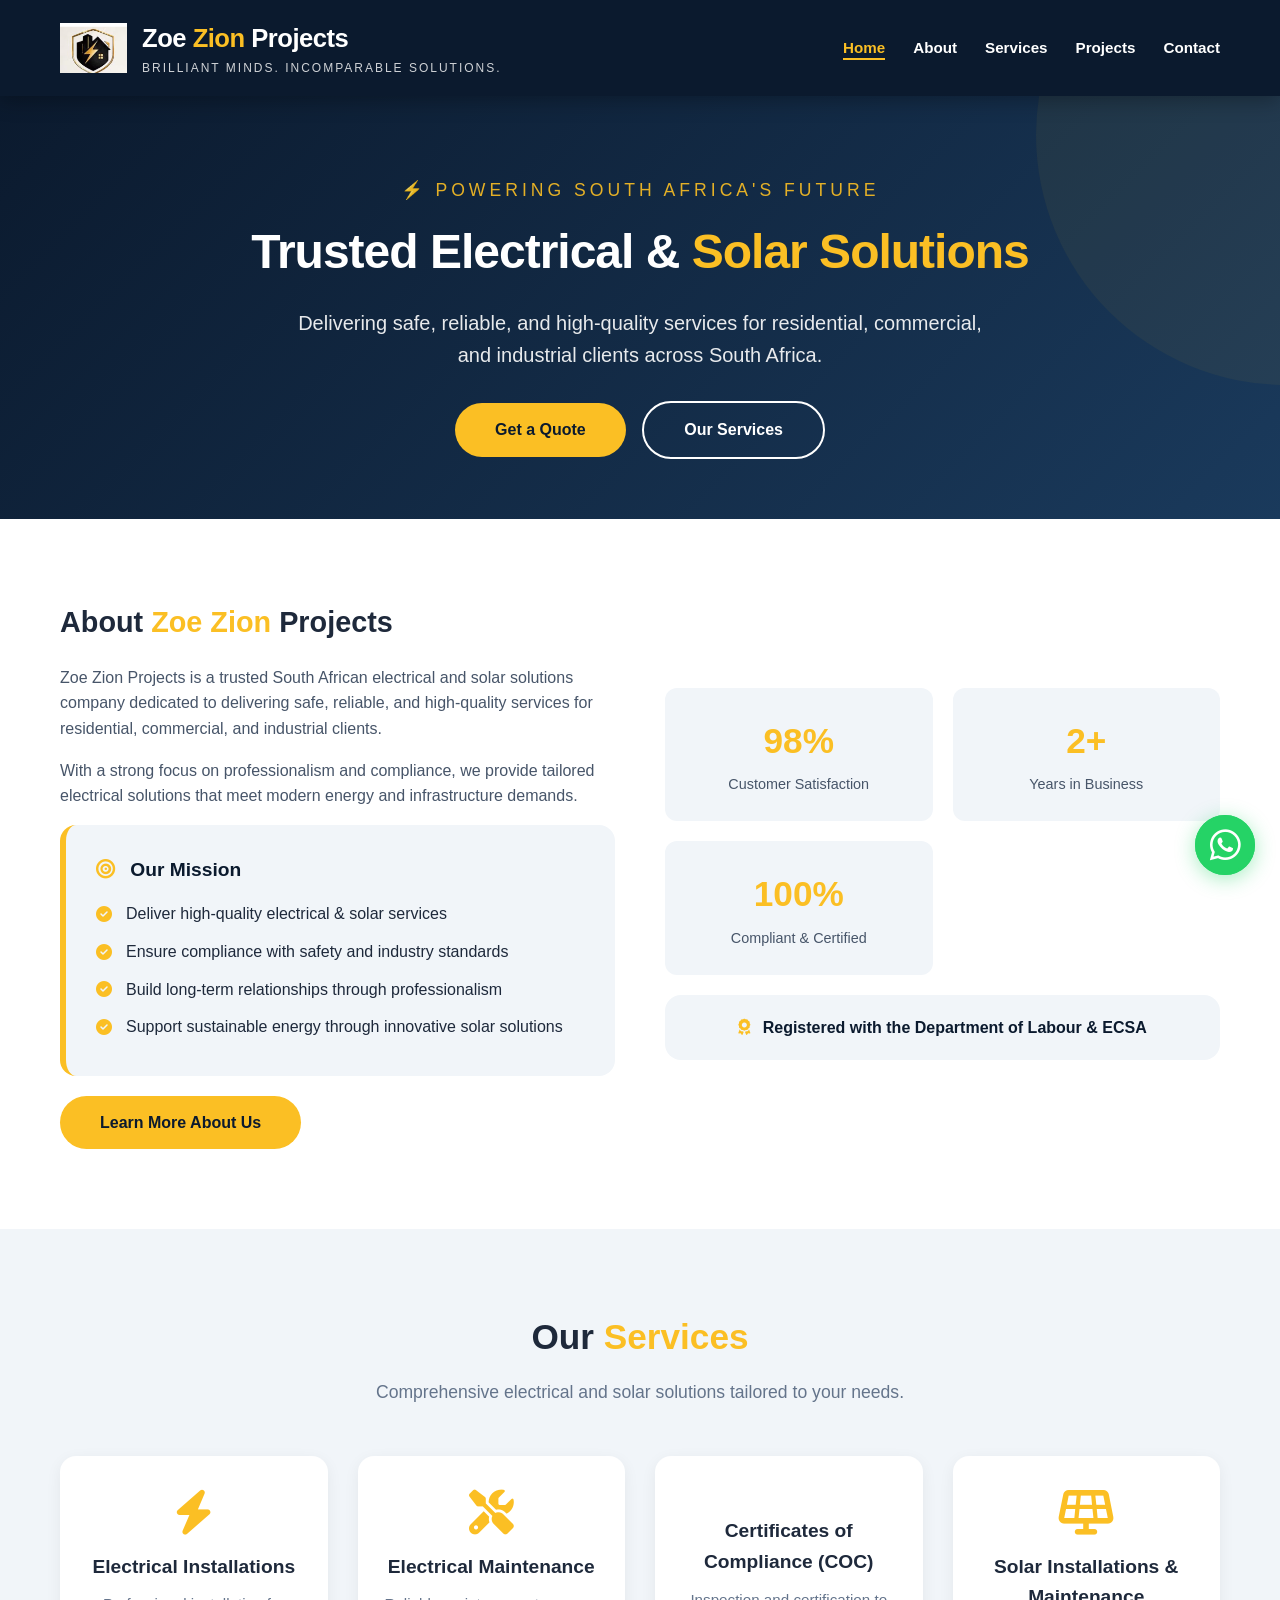
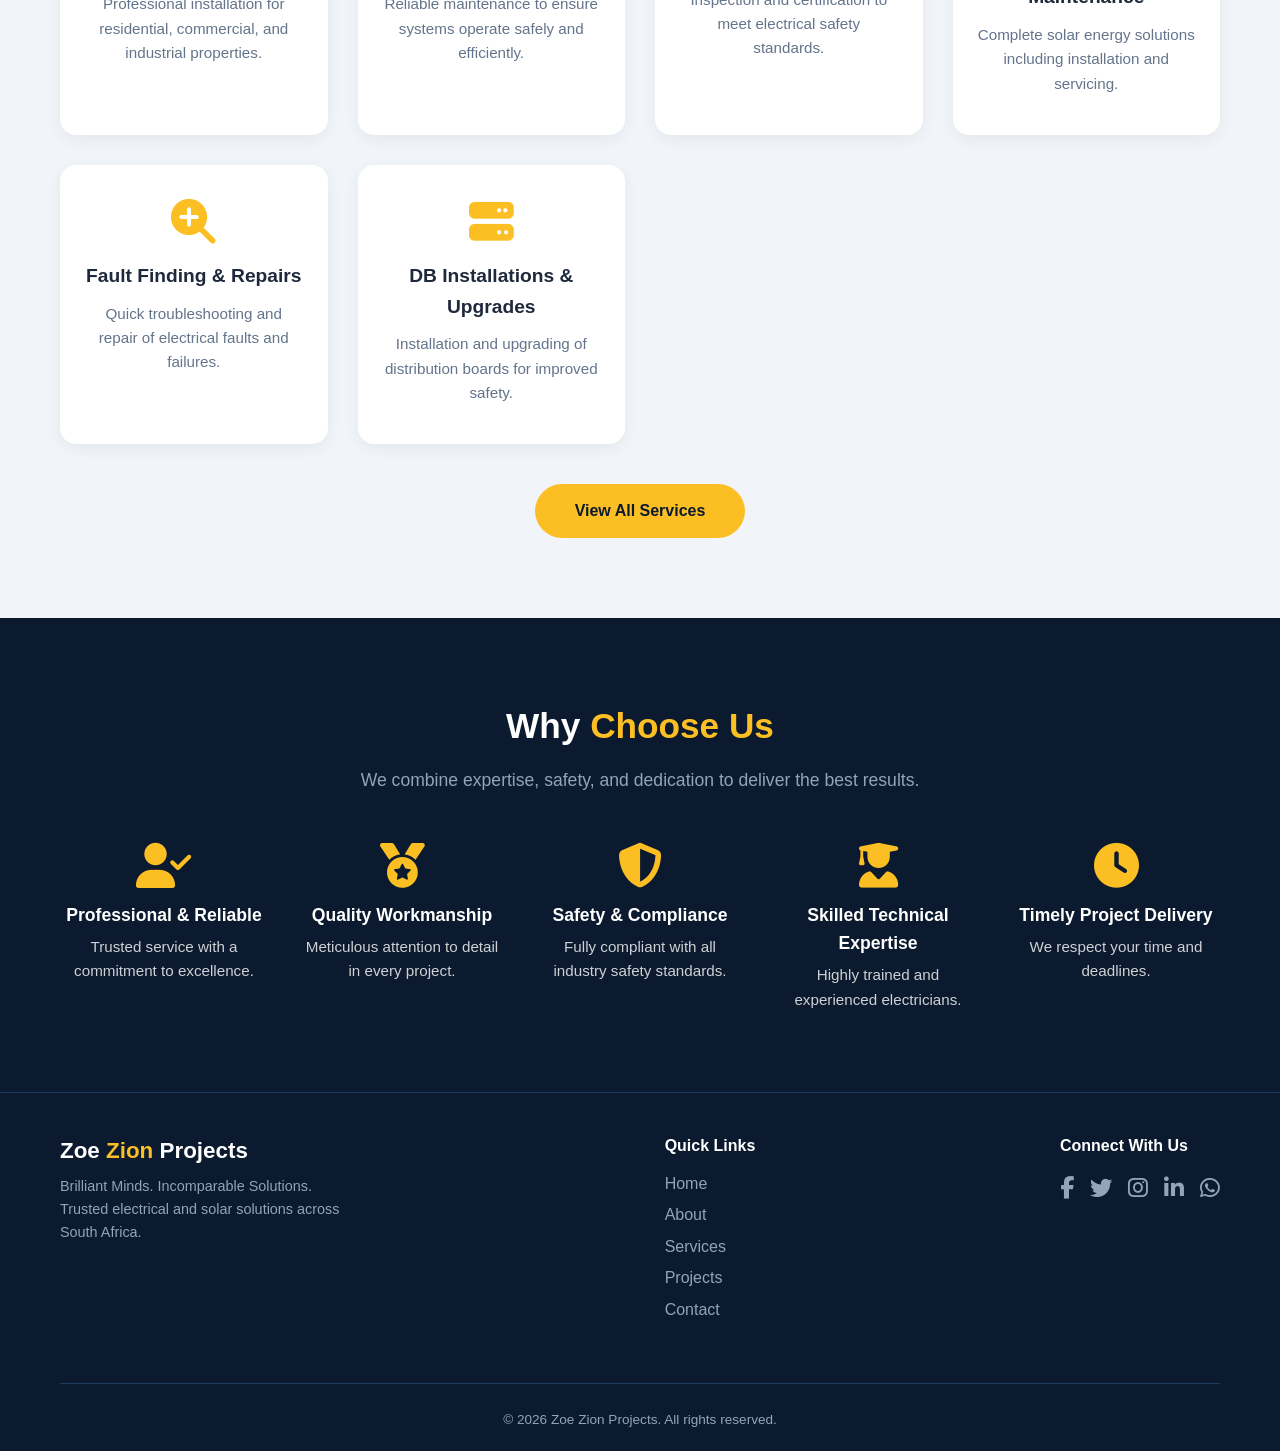
<file: index.html>
<!DOCTYPE html>
<html lang="en">
<head>
    <meta charset="UTF-8" />
    <meta name="viewport" content="width=device-width, initial-scale=1.0" />
    <title>Zoe Zion Projects | Home</title>
    <link rel="stylesheet" href="https://cdnjs.cloudflare.com/ajax/libs/font-awesome/6.5.0/css/all.min.css" />
    <link rel="stylesheet" href="css/style.css" />
</head>
<body>

    <!-- ===== HEADER WITH LOGO ===== -->
    <header>
        <div class="container">
            <div class="logo">
                <a href="index.html" style="display:flex; align-items:center; gap:15px; text-decoration:none;">
                    <img src="./zion_Logo.png" alt="Zoe Zion Projects Logo" style="height:50px; width:auto; max-height:50px;" onerror="this.style.display='none'" />
                    <div>
                        <h1>Zoe <span>Zion</span> Projects</h1>
                        <p>Brilliant Minds. Incomparable Solutions.</p>
                    </div>
                </a>
            </div>
            <div class="hamburger" id="hamburger">
                <i class="fas fa-bars"></i>
            </div>
            <nav>
                <ul id="navMenu">
                    <li><a href="index.html" class="active">Home</a></li>
                    <li><a href="about.html">About</a></li>
                    <li><a href="services.html">Services</a></li>
                    <li><a href="projects.html">Projects</a></li>
                    <li><a href="contact.html">Contact</a></li>
                </ul>
            </nav>
        </div>
    </header>

    <!-- ===== HERO ===== -->
    <section class="hero" id="home">
        <div class="container">
            <p class="tagline">⚡ Powering South Africa's Future</p>
            <h2>Trusted Electrical &amp; <span>Solar Solutions</span></h2>
            <p>
                Delivering safe, reliable, and high-quality services for residential,
                commercial, and industrial clients across South Africa.
            </p>
            <div>
                <a href="contact.html" class="btn">Get a Quote</a>
                <a href="services.html" class="btn btn-outline">Our Services</a>
            </div>
        </div>
    </section>

    <!-- ===== ABOUT PREVIEW ===== -->
    <section class="about" id="about">
        <div class="container">
            <div class="about-grid">
                <div class="about-text">
                    <h3>About <span>Zoe Zion</span> Projects</h3>
                    <p>
                        Zoe Zion Projects is a trusted South African electrical and
                        solar solutions company dedicated to delivering safe, reliable,
                        and high-quality services for residential, commercial, and
                        industrial clients.
                    </p>
                    <p>
                        With a strong focus on professionalism and compliance, we
                        provide tailored electrical solutions that meet modern energy
                        and infrastructure demands.
                    </p>
                    <div class="mission-box">
                        <h4><i class="fas fa-bullseye" style="color:#fbbf24;margin-right:10px;"></i> Our Mission</h4>
                        <ul>
                            <li><i class="fas fa-check-circle"></i> Deliver high-quality electrical &amp; solar services</li>
                            <li><i class="fas fa-check-circle"></i> Ensure compliance with safety and industry standards</li>
                            <li><i class="fas fa-check-circle"></i> Build long-term relationships through professionalism</li>
                            <li><i class="fas fa-check-circle"></i> Support sustainable energy through innovative solar solutions</li>
                        </ul>
                    </div>
                    <a href="about.html" class="btn" style="margin-top:20px;">Learn More About Us</a>
                </div>
                <div>
                    <div class="about-stats">
                        <div class="stat-card">
                            <div class="number">98%</div>
                            <p>Customer Satisfaction</p>
                        </div>
                        <div class="stat-card">
                            <div class="number">2+</div>
                            <p>Years in Business</p>
                        </div>
                        <div class="stat-card">
                            <div class="number">100%</div>
                            <p>Compliant &amp; Certified</p>
                        </div>
                    </div>
                    <div style="margin-top:20px;background:#f1f5f9;padding:20px;border-radius:16px;text-align:center;">
                        <p style="font-weight:700;color:#0b1a2e;">
                            <i class="fas fa-award" style="color:#fbbf24;margin-right:8px;"></i>
                            Registered with the Department of Labour &amp; ECSA
                        </p>
                    </div>
                </div>
            </div>
        </div>
    </section>

    <!-- ===== SERVICES PREVIEW ===== -->
    <section class="services" id="services">
        <div class="container">
            <h2 class="section-title">Our <span>Services</span></h2>
            <p class="section-sub">
                Comprehensive electrical and solar solutions tailored to your needs.
            </p>
            <div class="services-grid">
                <div class="service-card">
                    <i class="fas fa-bolt"></i>
                    <h4>Electrical Installations</h4>
                    <p>Professional installation for residential, commercial, and industrial properties.</p>
                </div>
                <div class="service-card">
                    <i class="fas fa-tools"></i>
                    <h4>Electrical Maintenance</h4>
                    <p>Reliable maintenance to ensure systems operate safely and efficiently.</p>
                </div>
                <div class="service-card">
                    <i class="fas fa-file-certificate"></i>
                    <h4>Certificates of Compliance (COC)</h4>
                    <p>Inspection and certification to meet electrical safety standards.</p>
                </div>
                <div class="service-card">
                    <i class="fas fa-solar-panel"></i>
                    <h4>Solar Installations &amp; Maintenance</h4>
                    <p>Complete solar energy solutions including installation and servicing.</p>
                </div>
                <div class="service-card">
                    <i class="fas fa-search-plus"></i>
                    <h4>Fault Finding &amp; Repairs</h4>
                    <p>Quick troubleshooting and repair of electrical faults and failures.</p>
                </div>
                <div class="service-card">
                    <i class="fas fa-server"></i>
                    <h4>DB Installations &amp; Upgrades</h4>
                    <p>Installation and upgrading of distribution boards for improved safety.</p>
                </div>
            </div>
            <div style="text-align:center;margin-top:40px;">
                <a href="services.html" class="btn">View All Services</a>
            </div>
        </div>
    </section>

    <!-- ===== WHY CHOOSE US ===== -->
    <section class="why-us" id="why-us">
        <div class="container">
            <h2 class="section-title">Why <span>Choose Us</span></h2>
            <p class="section-sub" style="color:#94a3b8;">
                We combine expertise, safety, and dedication to deliver the best results.
            </p>
            <div class="why-us-grid">
                <div class="why-us-card">
                    <i class="fas fa-user-check"></i>
                    <h5>Professional &amp; Reliable</h5>
                    <p>Trusted service with a commitment to excellence.</p>
                </div>
                <div class="why-us-card">
                    <i class="fas fa-medal"></i>
                    <h5>Quality Workmanship</h5>
                    <p>Meticulous attention to detail in every project.</p>
                </div>
                <div class="why-us-card">
                    <i class="fas fa-shield-alt"></i>
                    <h5>Safety &amp; Compliance</h5>
                    <p>Fully compliant with all industry safety standards.</p>
                </div>
                <div class="why-us-card">
                    <i class="fas fa-user-graduate"></i>
                    <h5>Skilled Technical Expertise</h5>
                    <p>Highly trained and experienced electricians.</p>
                </div>
                <div class="why-us-card">
                    <i class="fas fa-clock"></i>
                    <h5>Timely Project Delivery</h5>
                    <p>We respect your time and deadlines.</p>
                </div>
            </div>
        </div>
    </section>

    <!-- ===== FOOTER ===== -->
    <footer>
        <div class="container">
            <div class="footer-brand">
                <h3>Zoe <span>Zion</span> Projects</h3>
                <p>
                    Brilliant Minds. Incomparable Solutions.<br />
                    Trusted electrical and solar solutions across South Africa.
                </p>
            </div>
            <div class="footer-links">
                <h5>Quick Links</h5>
                <ul>
                    <li><a href="index.html">Home</a></li>
                    <li><a href="about.html">About</a></li>
                    <li><a href="services.html">Services</a></li>
                    <li><a href="projects.html">Projects</a></li>
                    <li><a href="contact.html">Contact</a></li>
                </ul>
            </div>
            <div class="footer-social">
                <h5>Connect With Us</h5>
                <div class="social-icons">
                    <a href="#"><i class="fab fa-facebook-f"></i></a>
                    <a href="#"><i class="fab fa-twitter"></i></a>
                    <a href="#"><i class="fab fa-instagram"></i></a>
                    <a href="#"><i class="fab fa-linkedin-in"></i></a>
                    <a href="https://wa.me/27738537751" target="_blank"><i class="fab fa-whatsapp"></i></a>
                </div>
            </div>
            <div class="footer-bottom">
                &copy; 2026 Zoe Zion Projects. All rights reserved.
            </div>
        </div>
    </footer>

    <!-- ===== FLOATING WHATSAPP BUTTON ===== -->
    <a href="https://wa.me/27738537751" target="_blank" class="whatsapp-float" aria-label="Chat on WhatsApp">
        <i class="fab fa-whatsapp"></i>
    </a>

    <script src="js/main.js"></script>
</body>
</html>
</file>
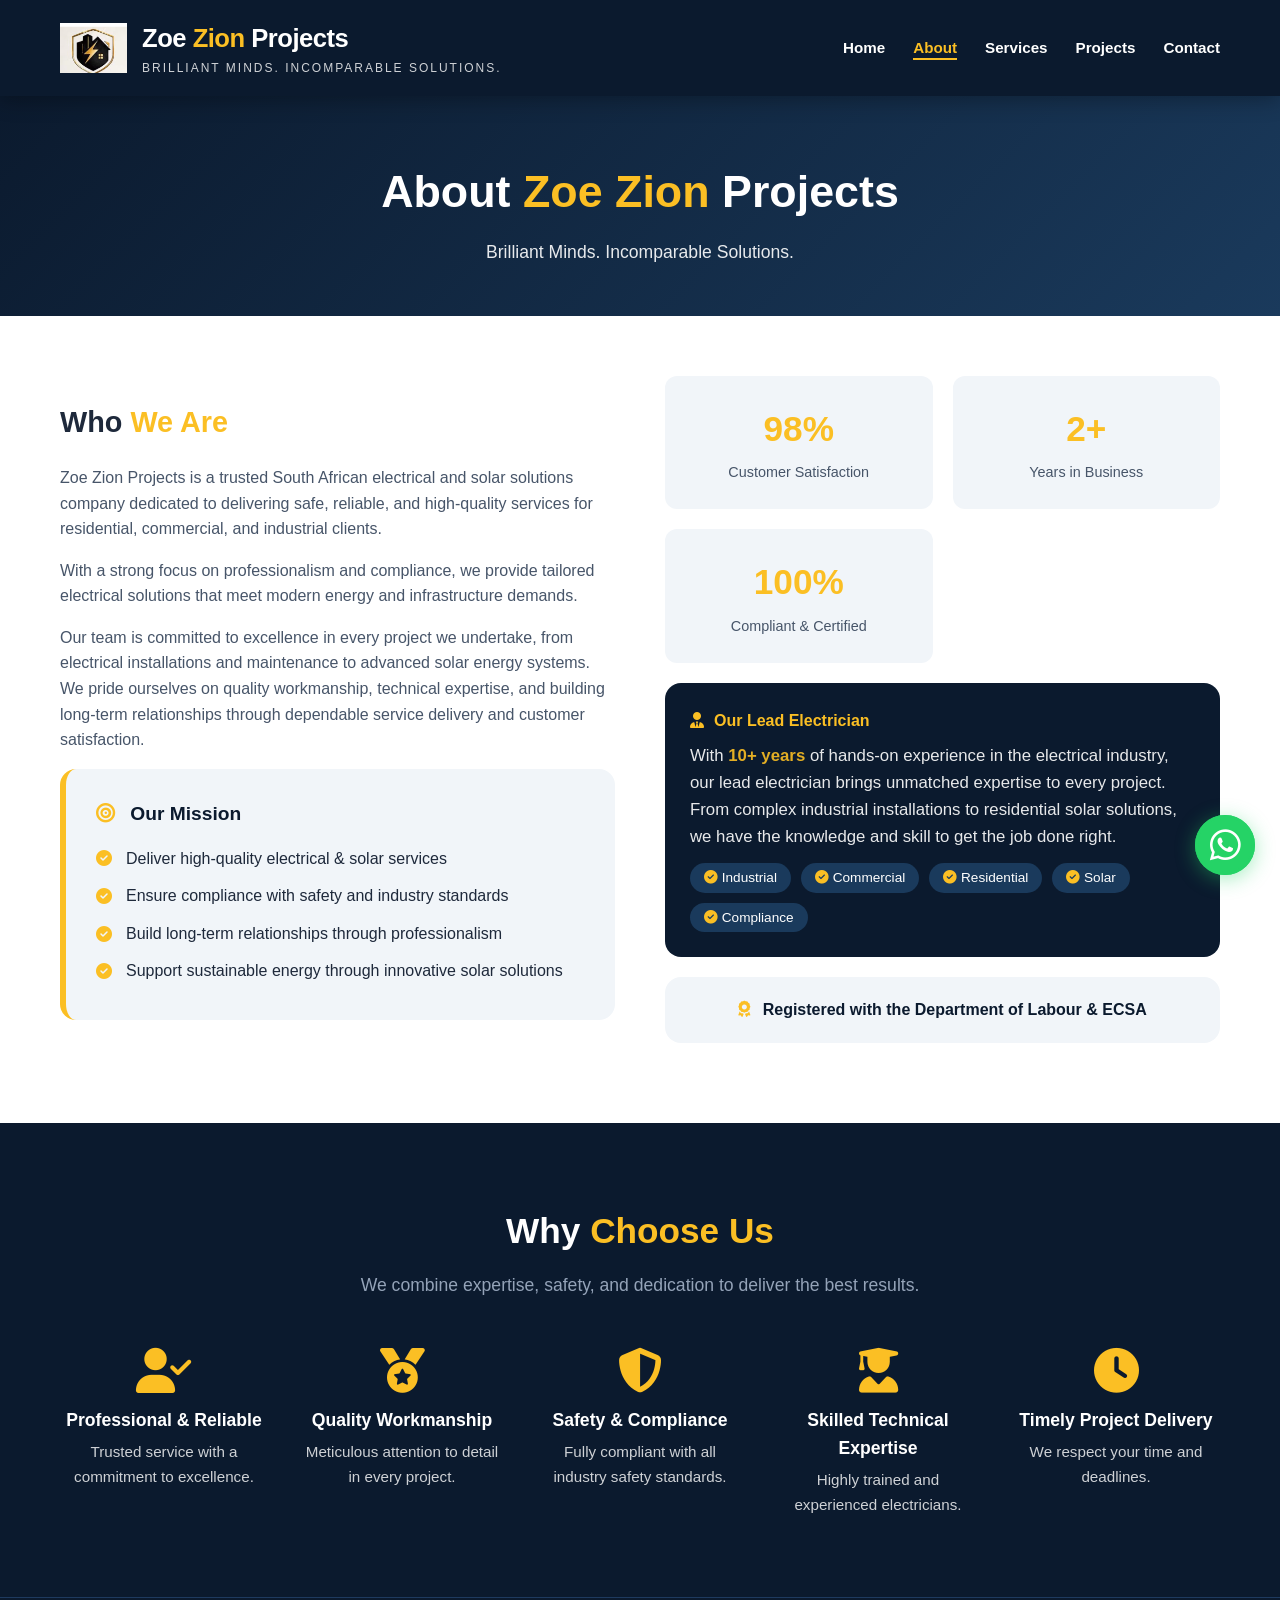
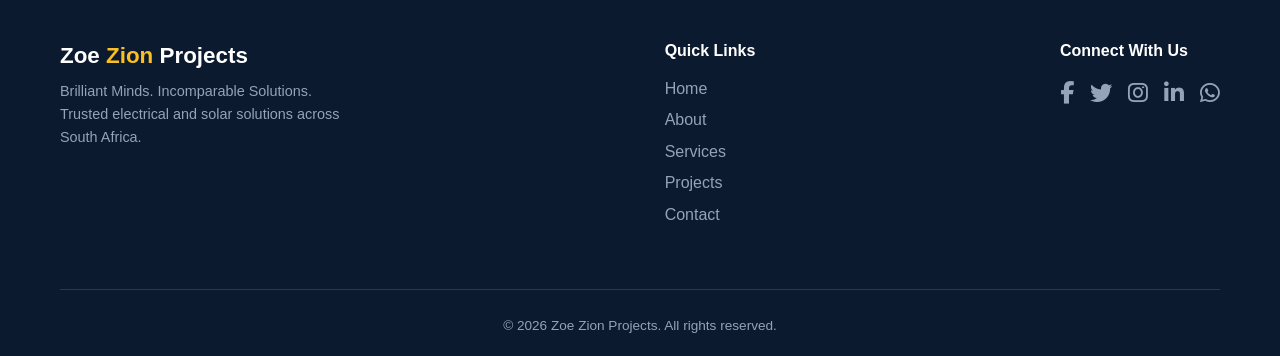
<file: about.html>
<!DOCTYPE html>
<html lang="en">
<head>
    <meta charset="UTF-8" />
    <meta name="viewport" content="width=device-width, initial-scale=1.0" />
    <title>Zoe Zion Projects | About Us</title>
    <link rel="stylesheet" href="https://cdnjs.cloudflare.com/ajax/libs/font-awesome/6.5.0/css/all.min.css" />
    <link rel="stylesheet" href="css/style.css" />
</head>
<body>

    <!-- ===== HEADER WITH LOGO ===== -->
    <header>
        <div class="container">
            <div class="logo">
                <a href="index.html" style="display:flex; align-items:center; gap:15px; text-decoration:none;">
                    <img src="./zion_Logo.png" alt="Zoe Zion Projects Logo" style="height:50px; width:auto; max-height:50px;" onerror="this.style.display='none'" />
                    <div>
                        <h1>Zoe <span>Zion</span> Projects</h1>
                        <p>Brilliant Minds. Incomparable Solutions.</p>
                    </div>
                </a>
            </div>
            <div class="hamburger" id="hamburger">
                <i class="fas fa-bars"></i>
            </div>
            <nav>
                <ul id="navMenu">
                    <li><a href="index.html">Home</a></li>
                    <li><a href="about.html" class="active">About</a></li>
                    <li><a href="services.html">Services</a></li>
                    <li><a href="projects.html">Projects</a></li>
                    <li><a href="contact.html">Contact</a></li>
                </ul>
            </nav>
        </div>
    </header>

    <!-- ===== PAGE HEADER ===== -->
    <section class="page-header">
        <div class="container">
            <h1>About <span>Zoe Zion</span> Projects</h1>
            <p>Brilliant Minds. Incomparable Solutions.</p>
        </div>
    </section>

    <!-- ===== ABOUT CONTENT ===== -->
    <section class="about" style="padding-top:60px;">
        <div class="container">
            <div class="about-grid">
                <div class="about-text">
                    <h3>Who <span>We Are</span></h3>
                    <p>
                        Zoe Zion Projects is a trusted South African electrical and
                        solar solutions company dedicated to delivering safe, reliable,
                        and high-quality services for residential, commercial, and
                        industrial clients.
                    </p>
                    <p>
                        With a strong focus on professionalism and compliance, we
                        provide tailored electrical solutions that meet modern energy
                        and infrastructure demands.
                    </p>
                    <p>
                        Our team is committed to excellence in every project we undertake,
                        from electrical installations and maintenance to advanced solar
                        energy systems. We pride ourselves on quality workmanship,
                        technical expertise, and building long-term relationships
                        through dependable service delivery and customer satisfaction.
                    </p>
                    <div class="mission-box">
                        <h4><i class="fas fa-bullseye" style="color:#fbbf24;margin-right:10px;"></i> Our Mission</h4>
                        <ul>
                            <li><i class="fas fa-check-circle"></i> Deliver high-quality electrical &amp; solar services</li>
                            <li><i class="fas fa-check-circle"></i> Ensure compliance with safety and industry standards</li>
                            <li><i class="fas fa-check-circle"></i> Build long-term relationships through professionalism</li>
                            <li><i class="fas fa-check-circle"></i> Support sustainable energy through innovative solar solutions</li>
                        </ul>
                    </div>
                </div>
                <div>
                    <div class="about-stats">
                        <div class="stat-card">
                            <div class="number">98%</div>
                            <p>Customer Satisfaction</p>
                        </div>
                        <div class="stat-card">
                            <div class="number">2+</div>
                            <p>Years in Business</p>
                        </div>
                        <div class="stat-card">
                            <div class="number">100%</div>
                            <p>Compliant &amp; Certified</p>
                        </div>
                    </div>
                    
                    <!-- Lead Electrician Experience Card -->
                    <div style="margin-top:20px;background:#0b1a2e;color:#fff;padding:25px;border-radius:16px;">
                        <h4 style="color:#fbbf24;margin-bottom:10px;">
                            <i class="fas fa-user-tie" style="margin-right:10px;"></i>Our Lead Electrician
                        </h4>
                        <p style="opacity:0.9;font-size:1.05rem;">
                            With <strong style="color:#fbbf24;">10+ years</strong> of hands-on experience in the electrical industry, 
                            our lead electrician brings unmatched expertise to every project. From complex industrial installations 
                            to residential solar solutions, we have the knowledge and skill to get the job done right.
                        </p>
                        <div style="margin-top:12px;display:flex;flex-wrap:wrap;gap:10px;">
                            <span style="background:#1a3a5c;padding:4px 14px;border-radius:20px;font-size:0.85rem;">
                                <i class="fas fa-check-circle" style="color:#fbbf24;"></i> Industrial
                            </span>
                            <span style="background:#1a3a5c;padding:4px 14px;border-radius:20px;font-size:0.85rem;">
                                <i class="fas fa-check-circle" style="color:#fbbf24;"></i> Commercial
                            </span>
                            <span style="background:#1a3a5c;padding:4px 14px;border-radius:20px;font-size:0.85rem;">
                                <i class="fas fa-check-circle" style="color:#fbbf24;"></i> Residential
                            </span>
                            <span style="background:#1a3a5c;padding:4px 14px;border-radius:20px;font-size:0.85rem;">
                                <i class="fas fa-check-circle" style="color:#fbbf24;"></i> Solar
                            </span>
                            <span style="background:#1a3a5c;padding:4px 14px;border-radius:20px;font-size:0.85rem;">
                                <i class="fas fa-check-circle" style="color:#fbbf24;"></i> Compliance
                            </span>
                        </div>
                    </div>

                    <div style="margin-top:20px;background:#f1f5f9;padding:20px;border-radius:16px;text-align:center;">
                        <p style="font-weight:700;color:#0b1a2e;">
                            <i class="fas fa-award" style="color:#fbbf24;margin-right:8px;"></i>
                            Registered with the Department of Labour &amp; ECSA
                        </p>
                    </div>
                </div>
            </div>
        </div>
    </section>

    <!-- ===== WHY CHOOSE US ===== -->
    <section class="why-us" id="why-us">
        <div class="container">
            <h2 class="section-title">Why <span>Choose Us</span></h2>
            <p class="section-sub" style="color:#94a3b8;">
                We combine expertise, safety, and dedication to deliver the best results.
            </p>
            <div class="why-us-grid">
                <div class="why-us-card">
                    <i class="fas fa-user-check"></i>
                    <h5>Professional &amp; Reliable</h5>
                    <p>Trusted service with a commitment to excellence.</p>
                </div>
                <div class="why-us-card">
                    <i class="fas fa-medal"></i>
                    <h5>Quality Workmanship</h5>
                    <p>Meticulous attention to detail in every project.</p>
                </div>
                <div class="why-us-card">
                    <i class="fas fa-shield-alt"></i>
                    <h5>Safety &amp; Compliance</h5>
                    <p>Fully compliant with all industry safety standards.</p>
                </div>
                <div class="why-us-card">
                    <i class="fas fa-user-graduate"></i>
                    <h5>Skilled Technical Expertise</h5>
                    <p>Highly trained and experienced electricians.</p>
                </div>
                <div class="why-us-card">
                    <i class="fas fa-clock"></i>
                    <h5>Timely Project Delivery</h5>
                    <p>We respect your time and deadlines.</p>
                </div>
            </div>
        </div>
    </section>

    <!-- ===== FOOTER ===== -->
    <footer>
        <div class="container">
            <div class="footer-brand">
                <h3>Zoe <span>Zion</span> Projects</h3>
                <p>
                    Brilliant Minds. Incomparable Solutions.<br />
                    Trusted electrical and solar solutions across South Africa.
                </p>
            </div>
            <div class="footer-links">
                <h5>Quick Links</h5>
                <ul>
                    <li><a href="index.html">Home</a></li>
                    <li><a href="about.html">About</a></li>
                    <li><a href="services.html">Services</a></li>
                    <li><a href="projects.html">Projects</a></li>
                    <li><a href="contact.html">Contact</a></li>
                </ul>
            </div>
            <div class="footer-social">
                <h5>Connect With Us</h5>
                <div class="social-icons">
                    <a href="#"><i class="fab fa-facebook-f"></i></a>
                    <a href="#"><i class="fab fa-twitter"></i></a>
                    <a href="#"><i class="fab fa-instagram"></i></a>
                    <a href="#"><i class="fab fa-linkedin-in"></i></a>
                    <a href="https://wa.me/27738537751" target="_blank"><i class="fab fa-whatsapp"></i></a>
                </div>
            </div>
            <div class="footer-bottom">
                &copy; 2026 Zoe Zion Projects. All rights reserved.
            </div>
        </div>
    </footer>

    <!-- ===== FLOATING WHATSAPP BUTTON ===== -->
    <a href="https://wa.me/27738537751" target="_blank" class="whatsapp-float" aria-label="Chat on WhatsApp">
        <i class="fab fa-whatsapp"></i>
    </a>

    <script src="js/main.js"></script>
</body>
</html>
</file>
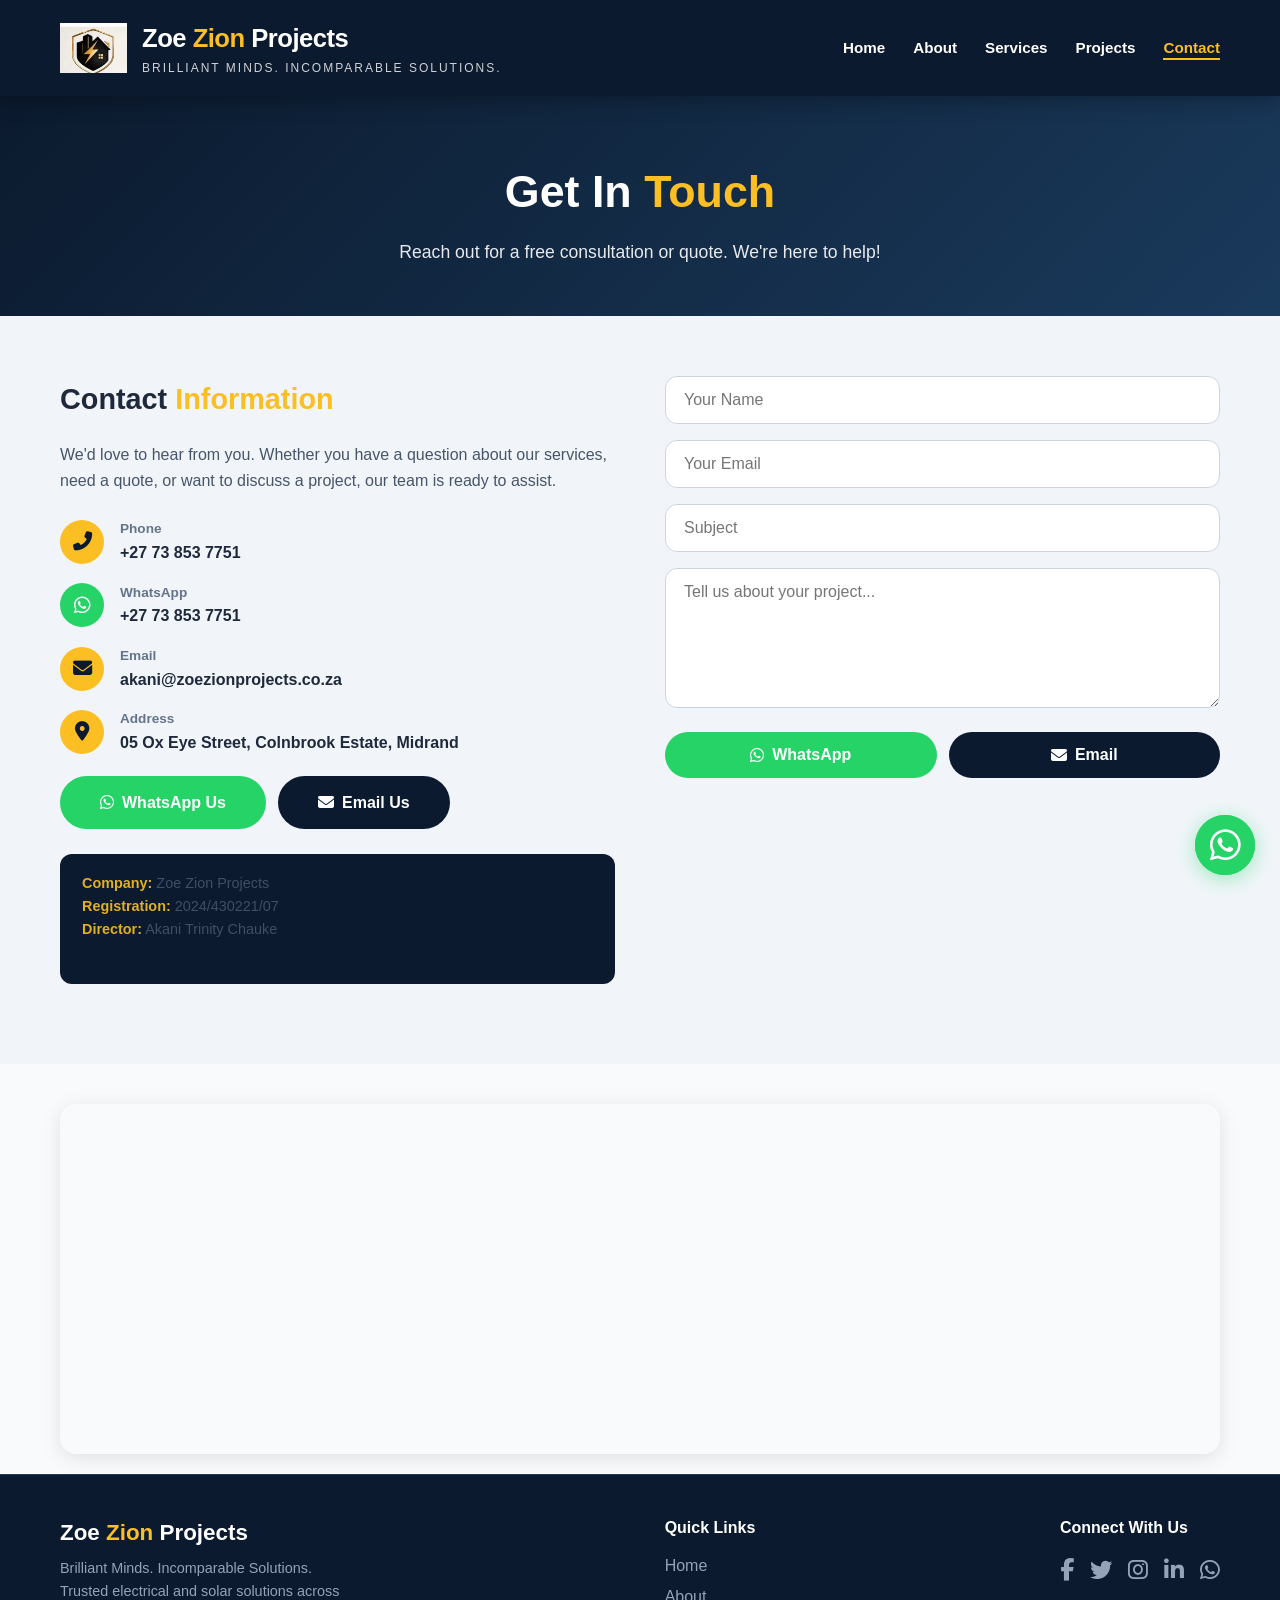
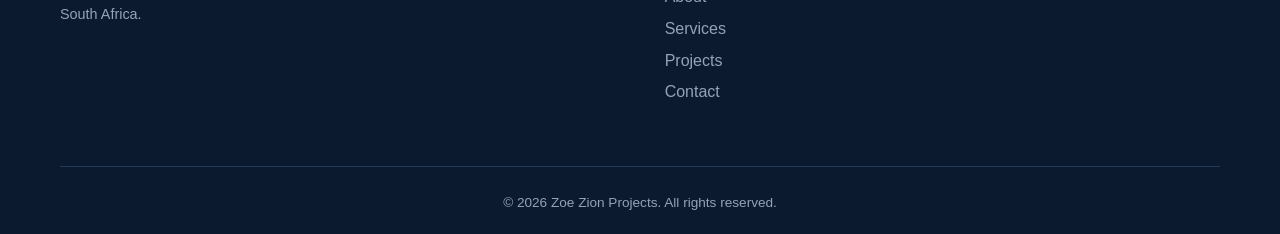
<file: contact.html>
<!DOCTYPE html>
<html lang="en">
<head>
    <meta charset="UTF-8" />
    <meta name="viewport" content="width=device-width, initial-scale=1.0" />
    <title>Zoe Zion Projects | Contact Us</title>
    <link rel="stylesheet" href="https://cdnjs.cloudflare.com/ajax/libs/font-awesome/6.5.0/css/all.min.css" />
    <link rel="stylesheet" href="css/style.css" />
</head>
<body>

    <!-- ===== HEADER WITH LOGO ===== -->
    <header>
        <div class="container">
            <div class="logo">
                <a href="index.html" style="display:flex; align-items:center; gap:15px; text-decoration:none;">
                    <img src="./zion_Logo.png" alt="Zoe Zion Projects Logo" style="height:50px; width:auto; max-height:50px;" onerror="this.style.display='none'" />
                    <div>
                        <h1>Zoe <span>Zion</span> Projects</h1>
                        <p>Brilliant Minds. Incomparable Solutions.</p>
                    </div>
                </a>
            </div>
            <div class="hamburger" id="hamburger">
                <i class="fas fa-bars"></i>
            </div>
            <nav>
                <ul id="navMenu">
                    <li><a href="index.html">Home</a></li>
                    <li><a href="about.html">About</a></li>
                    <li><a href="services.html">Services</a></li>
                    <li><a href="projects.html">Projects</a></li>
                    <li><a href="contact.html" class="active">Contact</a></li>
                </ul>
            </nav>
        </div>
    </header>

    <!-- ===== PAGE HEADER ===== -->
    <section class="page-header">
        <div class="container">
            <h1>Get In <span>Touch</span></h1>
            <p>Reach out for a free consultation or quote. We're here to help!</p>
        </div>
    </section>

    <!-- ===== CONTACT CONTENT ===== -->
    <section class="contact" style="padding-top:60px;">
        <div class="container">
            <div class="contact-grid">
                <!-- Contact Info -->
                <div class="contact-info">
                    <h3>Contact <span>Information</span></h3>
                    <p>
                        We'd love to hear from you. Whether you have a question about
                        our services, need a quote, or want to discuss a project,
                        our team is ready to assist.
                    </p>

                    <div class="contact-detail">
                        <i class="fas fa-phone-alt"></i>
                        <div>
                            <strong>Phone</strong>
                            <span>+27 73 853 7751</span>
                        </div>
                    </div>

                    <div class="contact-detail">
                        <i class="fab fa-whatsapp" style="background:#25D366; color:#fff;"></i>
                        <div>
                            <strong>WhatsApp</strong>
                            <span>+27 73 853 7751</span>
                        </div>
                    </div>

                    <div class="contact-detail">
                        <i class="fas fa-envelope"></i>
                        <div>
                            <strong>Email</strong>
                            <span>akani@zoezionprojects.co.za</span>
                        </div>
                    </div>

                    <div class="contact-detail">
                        <i class="fas fa-map-marker-alt"></i>
                        <div>
                            <strong>Address</strong>
                            <span>05 Ox Eye Street, Colnbrook Estate, Midrand</span>
                        </div>
                    </div>

                    <div style="display:flex; gap:12px; flex-wrap:wrap; margin-top:20px;">
                        <a href="https://wa.me/27738537751" target="_blank" class="btn" style="background:#25D366; color:#fff; display:inline-flex; align-items:center; gap:8px;">
                            <i class="fab fa-whatsapp"></i> WhatsApp Us
                        </a>
                        <a href="mailto:akani@zoezionprojects.co.za" class="btn" style="background:#0b1a2e; color:#fff; display:inline-flex; align-items:center; gap:8px;">
                            <i class="fas fa-envelope"></i> Email Us
                        </a>
                    </div>

                    <div style="margin-top:25px;background:#0b1a2e;color:#fff;padding:18px 22px;border-radius:12px;">
                        <p style="font-size:0.9rem;opacity:0.9;">
                            <strong style="color:#fbbf24;">Company:</strong> Zoe Zion Projects<br />
                            <strong style="color:#fbbf24;">Registration:</strong> 2024/430221/07<br />
                            <strong style="color:#fbbf24;">Director:</strong> Akani Trinity Chauke
                        </p>
                    </div>
                </div>

                <!-- ===== CONTACT FORM ===== -->
                <div>
                    <form class="contact-form" id="contactForm">
                        <input type="text" id="formName" placeholder="Your Name" required />
                        <input type="email" id="formEmail" placeholder="Your Email" required />
                        <input type="text" id="formSubject" placeholder="Subject" />
                        <textarea id="formMessage" placeholder="Tell us about your project..." required></textarea>
                        
                        <div style="display:flex; gap:12px; flex-wrap:wrap;">
                            <button type="submit" id="sendWhatsApp" class="btn" style="flex:1; background:#25D366; color:#fff; display:flex; align-items:center; justify-content:center; gap:8px; min-width:140px;">
                                <i class="fab fa-whatsapp"></i> WhatsApp
                            </button>
                            <button type="submit" id="sendEmail" class="btn" style="flex:1; background:#0b1a2e; color:#fff; display:flex; align-items:center; justify-content:center; gap:8px; min-width:140px;">
                                <i class="fas fa-envelope"></i> Email
                            </button>
                        </div>
                        
                        <div id="formStatus" class="form-status"></div>
                    </form>
                </div>
            </div>
        </div>
    </section>

    <!-- ===== GOOGLE MAPS ===== -->
    <section class="map-section">
        <div class="container">
            <div class="map-container">
                <iframe 
                    src="https://www.google.com/maps/embed?pb=!1m18!1m12!1m3!1d3587.561401234567!2d28.125!3d-25.998!2m3!1f0!2f0!3f0!3m2!1i1024!2i768!4f13.1!3m3!1m2!1s0x1e9566b0c3c0e8b5%3A0x8f5b8e5d5e8b5d5e!2sMidrand%2C%20South%20Africa!5e0!3m2!1sen!2sza!4v1700000000000" 
                    allowfullscreen="" 
                    loading="lazy" 
                    referrerpolicy="no-referrer-when-downgrade">
                </iframe>
            </div>
        </div>
    </section>

    <!-- ===== FOOTER ===== -->
    <footer>
        <div class="container">
            <div class="footer-brand">
                <h3>Zoe <span>Zion</span> Projects</h3>
                <p>
                    Brilliant Minds. Incomparable Solutions.<br />
                    Trusted electrical and solar solutions across South Africa.
                </p>
            </div>
            <div class="footer-links">
                <h5>Quick Links</h5>
                <ul>
                    <li><a href="index.html">Home</a></li>
                    <li><a href="about.html">About</a></li>
                    <li><a href="services.html">Services</a></li>
                    <li><a href="projects.html">Projects</a></li>
                    <li><a href="contact.html">Contact</a></li>
                </ul>
            </div>
            <div class="footer-social">
                <h5>Connect With Us</h5>
                <div class="social-icons">
                    <a href="#"><i class="fab fa-facebook-f"></i></a>
                    <a href="#"><i class="fab fa-twitter"></i></a>
                    <a href="#"><i class="fab fa-instagram"></i></a>
                    <a href="#"><i class="fab fa-linkedin-in"></i></a>
                    <a href="https://wa.me/27738537751" target="_blank"><i class="fab fa-whatsapp"></i></a>
                </div>
            </div>
            <div class="footer-bottom">
                &copy; 2026 Zoe Zion Projects. All rights reserved.
            </div>
        </div>
    </footer>

    <!-- ===== FLOATING WHATSAPP BUTTON ===== -->
    <a href="https://wa.me/27738537751" target="_blank" class="whatsapp-float" aria-label="Chat on WhatsApp">
        <i class="fab fa-whatsapp"></i>
    </a>

    <script src="js/main.js"></script>
</body>
</html>
</file>
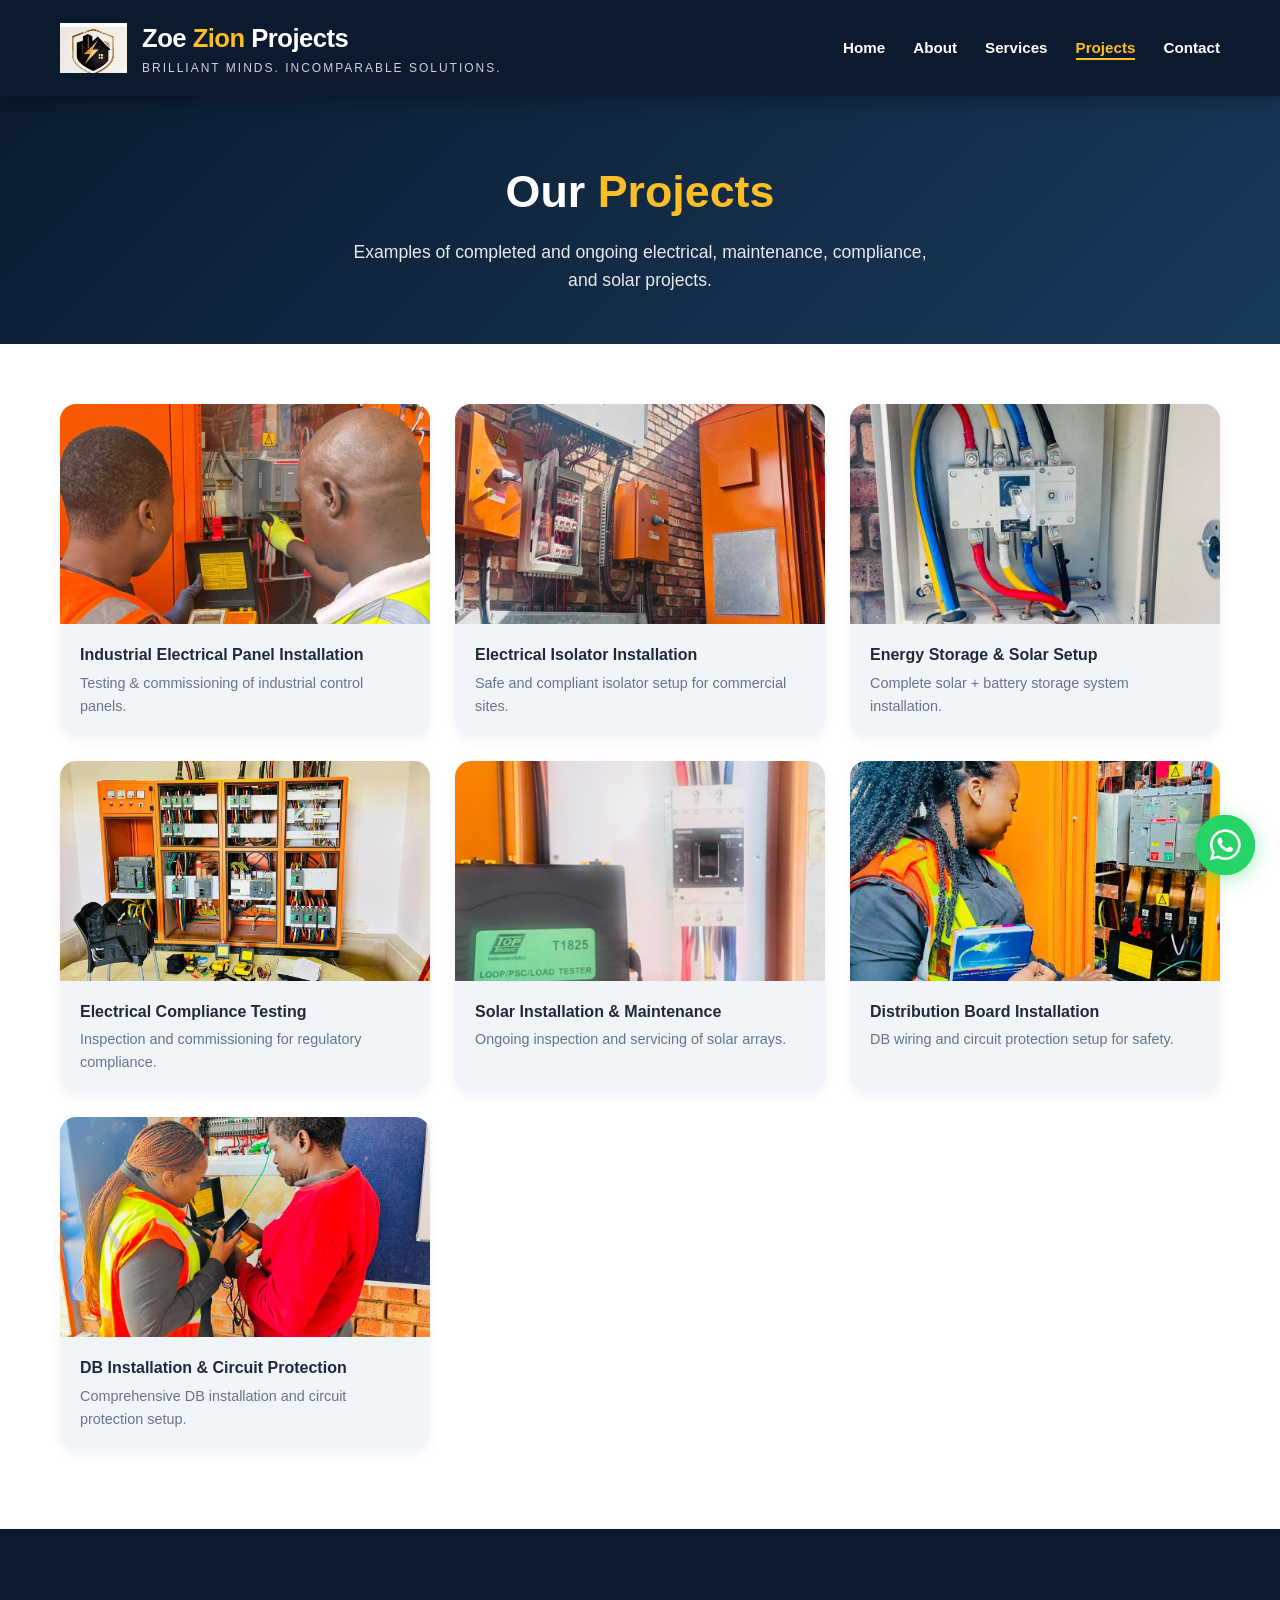
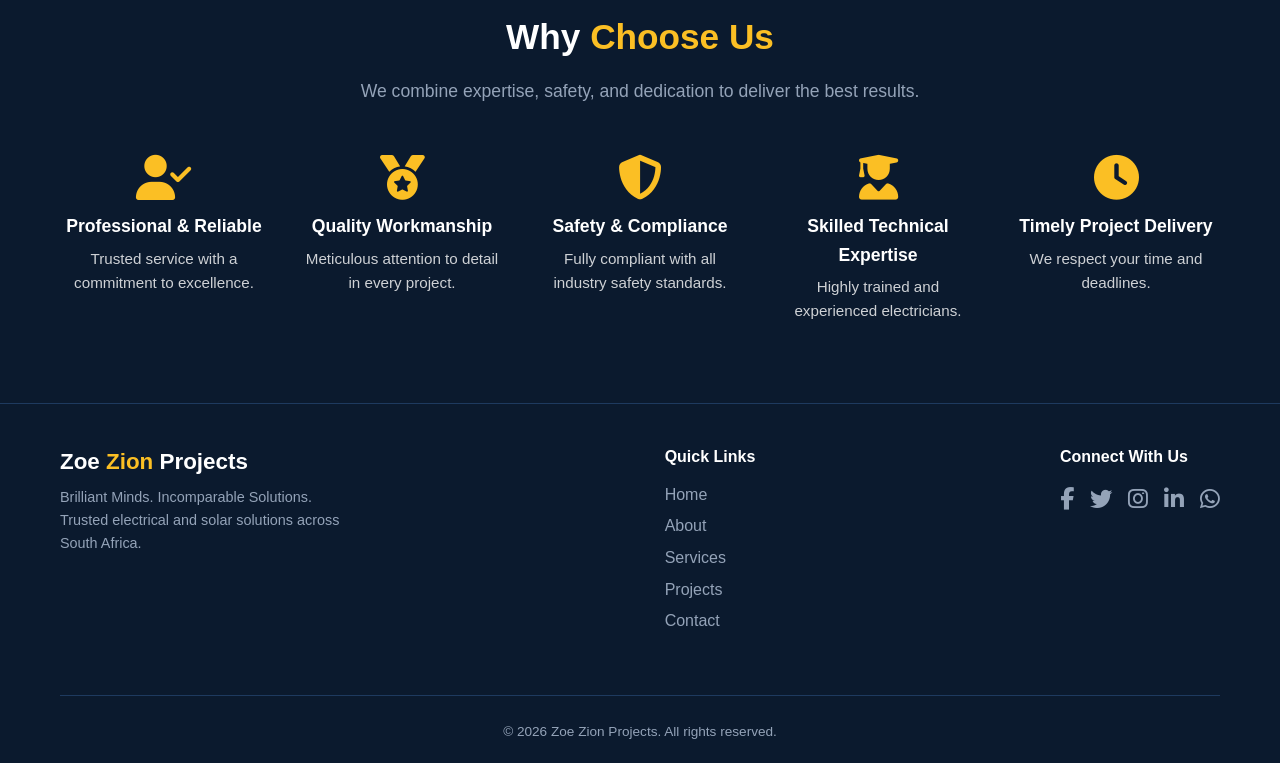
<file: projects.html>
<!DOCTYPE html>
<html lang="en">
<head>
    <meta charset="UTF-8" />
    <meta name="viewport" content="width=device-width, initial-scale=1.0" />
    <title>Zoe Zion Projects | Our Projects</title>
    <link rel="stylesheet" href="https://cdnjs.cloudflare.com/ajax/libs/font-awesome/6.5.0/css/all.min.css" />
    <link rel="stylesheet" href="css/style.css" />
    <style>
        /* Additional styles for project images */
        .project-card .project-image {
            width: 100%;
            height: 220px;
            object-fit: cover;
            display: block;
        }

        .project-card .img-placeholder {
            height: 220px;
            background: linear-gradient(145deg, #1a3a5c, #0b1a2e);
            display: flex;
            align-items: center;
            justify-content: center;
            color: #fff;
            font-size: 3rem;
            overflow: hidden;
            position: relative;
        }

        .project-card .img-placeholder img {
            width: 100%;
            height: 100%;
            object-fit: cover;
        }

        .project-card .img-placeholder i {
            opacity: 0.3;
            position: absolute;
        }

        /* Grid layout for projects */
        .projects-grid {
            display: grid;
            grid-template-columns: repeat(auto-fit, minmax(300px, 1fr));
            gap: 25px;
        }

        @media (max-width: 768px) {
            .projects-grid {
                grid-template-columns: 1fr 1fr;
            }
        }

        @media (max-width: 480px) {
            .projects-grid {
                grid-template-columns: 1fr;
            }
        }
    </style>
</head>
<body>

    <!-- ===== HEADER WITH LOGO ===== -->
    <header>
        <div class="container">
            <div class="logo">
                <a href="index.html" style="display:flex; align-items:center; gap:15px; text-decoration:none;">
                    <img src="./zion_Logo.png" alt="Zoe Zion Projects Logo" style="height:50px; width:auto; max-height:50px;" onerror="this.style.display='none'" />
                    <div>
                        <h1>Zoe <span>Zion</span> Projects</h1>
                        <p>Brilliant Minds. Incomparable Solutions.</p>
                    </div>
                </a>
            </div>
            <div class="hamburger" id="hamburger">
                <i class="fas fa-bars"></i>
            </div>
            <nav>
                <ul id="navMenu">
                    <li><a href="index.html">Home</a></li>
                    <li><a href="about.html">About</a></li>
                    <li><a href="services.html">Services</a></li>
                    <li><a href="projects.html" class="active">Projects</a></li>
                    <li><a href="contact.html">Contact</a></li>
                </ul>
            </nav>
        </div>
    </header>

    <!-- ===== PAGE HEADER ===== -->
    <section class="page-header">
        <div class="container">
            <h1>Our <span>Projects</span></h1>
            <p>Examples of completed and ongoing electrical, maintenance, compliance, and solar projects.</p>
        </div>
    </section>

    <!-- ===== PROJECTS CONTENT ===== -->
    <section class="projects" style="padding-top:60px;">
        <div class="container">
            <div class="projects-grid">
                <!-- Project 1 -->
                <div class="project-card">
                    <div class="img-placeholder">
                        <img src="assets/image1.jpeg" alt="Industrial Electrical Panel Installation" />
                    </div>
                    <div class="project-info">
                        <h4>Industrial Electrical Panel Installation</h4>
                        <p>Testing &amp; commissioning of industrial control panels.</p>
                    </div>
                </div>

                <!-- Project 2 -->
                <div class="project-card">
                    <div class="img-placeholder">
                        <img src="assets/image2.jpeg" alt="Electrical Isolator Installation" />
                    </div>
                    <div class="project-info">
                        <h4>Electrical Isolator Installation</h4>
                        <p>Safe and compliant isolator setup for commercial sites.</p>
                    </div>
                </div>

                <!-- Project 3 -->
                <div class="project-card">
                    <div class="img-placeholder">
                        <img src="assets/image3.jpeg" alt="Energy Storage and Solar Setup" />
                    </div>
                    <div class="project-info">
                        <h4>Energy Storage &amp; Solar Setup</h4>
                        <p>Complete solar + battery storage system installation.</p>
                    </div>
                </div>

                <!-- Project 4 -->
                <div class="project-card">
                    <div class="img-placeholder">
                        <img src="assets/image4.jpeg" alt="Electrical Compliance Testing" />
                    </div>
                    <div class="project-info">
                        <h4>Electrical Compliance Testing</h4>
                        <p>Inspection and commissioning for regulatory compliance.</p>
                    </div>
                </div>

                <!-- Project 5 -->
                <div class="project-card">
                    <div class="img-placeholder">
                        <img src="assets/image5.jpeg" alt="Solar Installation and Maintenance" />
                    </div>
                    <div class="project-info">
                        <h4>Solar Installation &amp; Maintenance</h4>
                        <p>Ongoing inspection and servicing of solar arrays.</p>
                    </div>
                </div>

                <!-- Project 6 -->
                <div class="project-card">
                    <div class="img-placeholder">
                        <img src="assets/image6.jpeg" alt="Distribution Board Installation" />
                    </div>
                    <div class="project-info">
                        <h4>Distribution Board Installation</h4>
                        <p>DB wiring and circuit protection setup for safety.</p>
                    </div>
                </div>

                <!-- Project 7 -->
                <div class="project-card">
                    <div class="img-placeholder">
                        <img src="assets/image7.jpeg" alt="DB Installation and Circuit Protection" />
                    </div>
                    <div class="project-info">
                        <h4>DB Installation &amp; Circuit Protection</h4>
                        <p>Comprehensive DB installation and circuit protection setup.</p>
                    </div>
                </div>
            </div>
        </div>
    </section>

    <!-- ===== WHY CHOOSE US ===== -->
    <section class="why-us" id="why-us">
        <div class="container">
            <h2 class="section-title">Why <span>Choose Us</span></h2>
            <p class="section-sub" style="color:#94a3b8;">
                We combine expertise, safety, and dedication to deliver the best results.
            </p>
            <div class="why-us-grid">
                <div class="why-us-card">
                    <i class="fas fa-user-check"></i>
                    <h5>Professional &amp; Reliable</h5>
                    <p>Trusted service with a commitment to excellence.</p>
                </div>
                <div class="why-us-card">
                    <i class="fas fa-medal"></i>
                    <h5>Quality Workmanship</h5>
                    <p>Meticulous attention to detail in every project.</p>
                </div>
                <div class="why-us-card">
                    <i class="fas fa-shield-alt"></i>
                    <h5>Safety &amp; Compliance</h5>
                    <p>Fully compliant with all industry safety standards.</p>
                </div>
                <div class="why-us-card">
                    <i class="fas fa-user-graduate"></i>
                    <h5>Skilled Technical Expertise</h5>
                    <p>Highly trained and experienced electricians.</p>
                </div>
                <div class="why-us-card">
                    <i class="fas fa-clock"></i>
                    <h5>Timely Project Delivery</h5>
                    <p>We respect your time and deadlines.</p>
                </div>
            </div>
        </div>
    </section>

    <!-- ===== FOOTER ===== -->
    <footer>
        <div class="container">
            <div class="footer-brand">
                <h3>Zoe <span>Zion</span> Projects</h3>
                <p>
                    Brilliant Minds. Incomparable Solutions.<br />
                    Trusted electrical and solar solutions across South Africa.
                </p>
            </div>
            <div class="footer-links">
                <h5>Quick Links</h5>
                <ul>
                    <li><a href="index.html">Home</a></li>
                    <li><a href="about.html">About</a></li>
                    <li><a href="services.html">Services</a></li>
                    <li><a href="projects.html">Projects</a></li>
                    <li><a href="contact.html">Contact</a></li>
                </ul>
            </div>
            <div class="footer-social">
                <h5>Connect With Us</h5>
                <div class="social-icons">
                    <a href="#"><i class="fab fa-facebook-f"></i></a>
                    <a href="#"><i class="fab fa-twitter"></i></a>
                    <a href="#"><i class="fab fa-instagram"></i></a>
                    <a href="#"><i class="fab fa-linkedin-in"></i></a>
                    <a href="https://wa.me/27738537751" target="_blank"><i class="fab fa-whatsapp"></i></a>
                </div>
            </div>
            <div class="footer-bottom">
                &copy; 2026 Zoe Zion Projects. All rights reserved.
            </div>
        </div>
    </footer>

    <!-- ===== FLOATING WHATSAPP BUTTON ===== -->
    <a href="https://wa.me/27738537751" target="_blank" class="whatsapp-float" aria-label="Chat on WhatsApp">
        <i class="fab fa-whatsapp"></i>
    </a>

    <script src="js/main.js"></script>
</body>
</html>
</file>
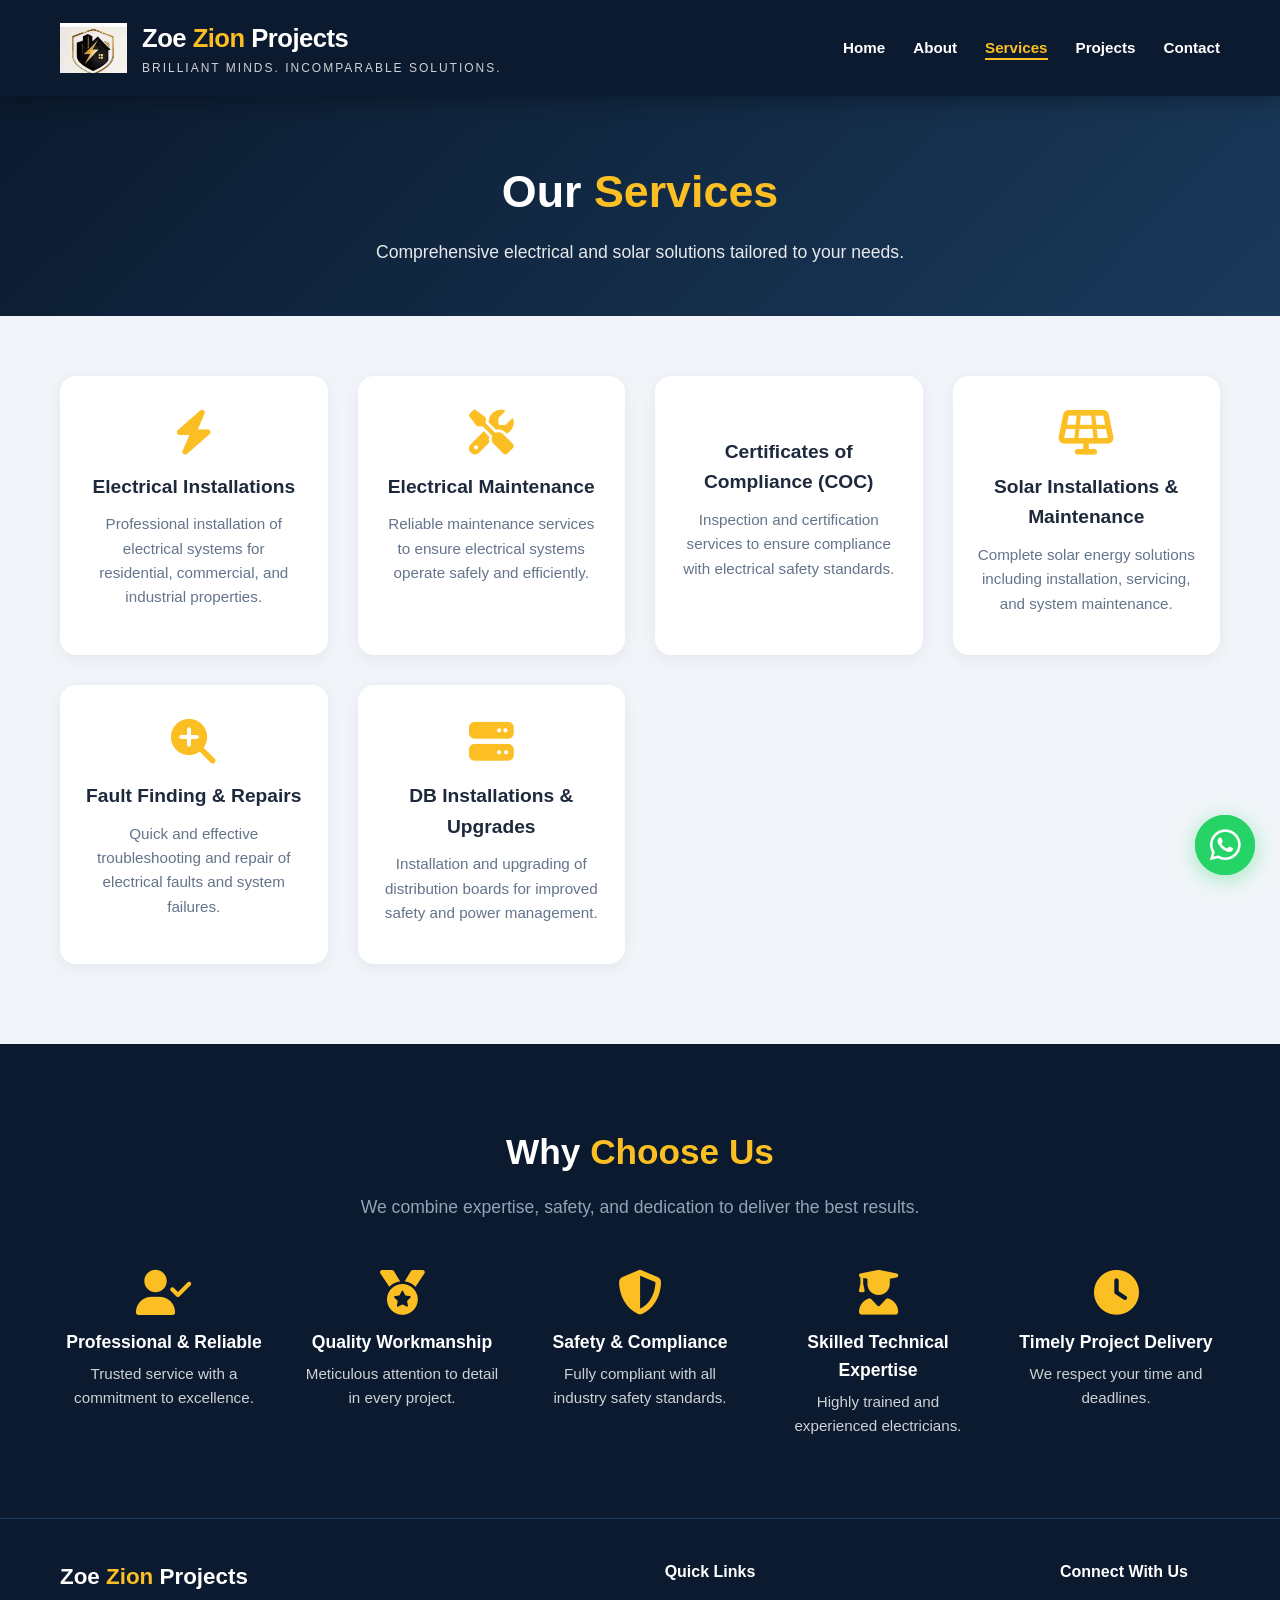
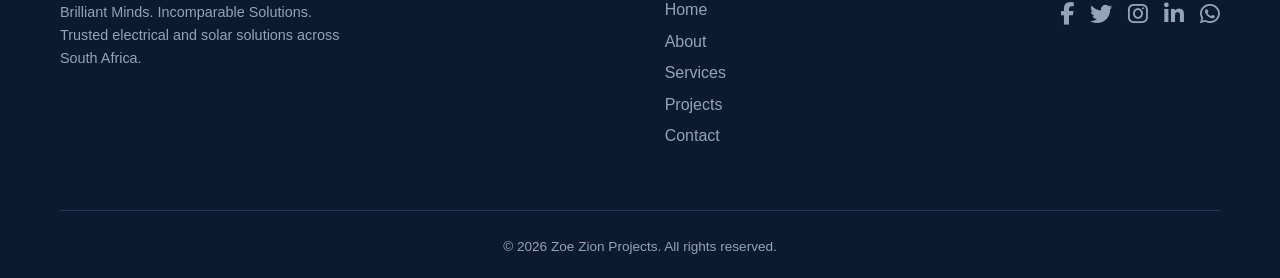
<file: services.html>
<!DOCTYPE html>
<html lang="en">
<head>
    <meta charset="UTF-8" />
    <meta name="viewport" content="width=device-width, initial-scale=1.0" />
    <title>Zoe Zion Projects | Our Services</title>
    <link rel="stylesheet" href="https://cdnjs.cloudflare.com/ajax/libs/font-awesome/6.5.0/css/all.min.css" />
    <link rel="stylesheet" href="css/style.css" />
</head>
<body>

    <!-- ===== HEADER WITH LOGO ===== -->
    <header>
        <div class="container">
            <div class="logo">
                <a href="index.html" style="display:flex; align-items:center; gap:15px; text-decoration:none;">
                    <img src="./zion_Logo.png" alt="Zoe Zion Projects Logo" style="height:50px; width:auto; max-height:50px;" onerror="this.style.display='none'" />
                    <div>
                        <h1>Zoe <span>Zion</span> Projects</h1>
                        <p>Brilliant Minds. Incomparable Solutions.</p>
                    </div>
                </a>
            </div>
            <div class="hamburger" id="hamburger">
                <i class="fas fa-bars"></i>
            </div>
            <nav>
                <ul id="navMenu">
                    <li><a href="index.html">Home</a></li>
                    <li><a href="about.html">About</a></li>
                    <li><a href="services.html" class="active">Services</a></li>
                    <li><a href="projects.html">Projects</a></li>
                    <li><a href="contact.html">Contact</a></li>
                </ul>
            </nav>
        </div>
    </header>

    <!-- ===== PAGE HEADER ===== -->
    <section class="page-header">
        <div class="container">
            <h1>Our <span>Services</span></h1>
            <p>Comprehensive electrical and solar solutions tailored to your needs.</p>
        </div>
    </section>

    <!-- ===== SERVICES CONTENT ===== -->
    <section class="services" style="padding-top:60px;">
        <div class="container">
            <div class="services-grid">
                <div class="service-card">
                    <i class="fas fa-bolt"></i>
                    <h4>Electrical Installations</h4>
                    <p>Professional installation of electrical systems for residential, commercial, and industrial properties.</p>
                </div>
                <div class="service-card">
                    <i class="fas fa-tools"></i>
                    <h4>Electrical Maintenance</h4>
                    <p>Reliable maintenance services to ensure electrical systems operate safely and efficiently.</p>
                </div>
                <div class="service-card">
                    <i class="fas fa-file-certificate"></i>
                    <h4>Certificates of Compliance (COC)</h4>
                    <p>Inspection and certification services to ensure compliance with electrical safety standards.</p>
                </div>
                <div class="service-card">
                    <i class="fas fa-solar-panel"></i>
                    <h4>Solar Installations &amp; Maintenance</h4>
                    <p>Complete solar energy solutions including installation, servicing, and system maintenance.</p>
                </div>
                <div class="service-card">
                    <i class="fas fa-search-plus"></i>
                    <h4>Fault Finding &amp; Repairs</h4>
                    <p>Quick and effective troubleshooting and repair of electrical faults and system failures.</p>
                </div>
                <div class="service-card">
                    <i class="fas fa-server"></i>
                    <h4>DB Installations &amp; Upgrades</h4>
                    <p>Installation and upgrading of distribution boards for improved safety and power management.</p>
                </div>
            </div>
        </div>
    </section>

    <!-- ===== WHY CHOOSE US ===== -->
    <section class="why-us" id="why-us">
        <div class="container">
            <h2 class="section-title">Why <span>Choose Us</span></h2>
            <p class="section-sub" style="color:#94a3b8;">
                We combine expertise, safety, and dedication to deliver the best results.
            </p>
            <div class="why-us-grid">
                <div class="why-us-card">
                    <i class="fas fa-user-check"></i>
                    <h5>Professional &amp; Reliable</h5>
                    <p>Trusted service with a commitment to excellence.</p>
                </div>
                <div class="why-us-card">
                    <i class="fas fa-medal"></i>
                    <h5>Quality Workmanship</h5>
                    <p>Meticulous attention to detail in every project.</p>
                </div>
                <div class="why-us-card">
                    <i class="fas fa-shield-alt"></i>
                    <h5>Safety &amp; Compliance</h5>
                    <p>Fully compliant with all industry safety standards.</p>
                </div>
                <div class="why-us-card">
                    <i class="fas fa-user-graduate"></i>
                    <h5>Skilled Technical Expertise</h5>
                    <p>Highly trained and experienced electricians.</p>
                </div>
                <div class="why-us-card">
                    <i class="fas fa-clock"></i>
                    <h5>Timely Project Delivery</h5>
                    <p>We respect your time and deadlines.</p>
                </div>
            </div>
        </div>
    </section>

    <!-- ===== FOOTER ===== -->
    <footer>
        <div class="container">
            <div class="footer-brand">
                <h3>Zoe <span>Zion</span> Projects</h3>
                <p>
                    Brilliant Minds. Incomparable Solutions.<br />
                    Trusted electrical and solar solutions across South Africa.
                </p>
            </div>
            <div class="footer-links">
                <h5>Quick Links</h5>
                <ul>
                    <li><a href="index.html">Home</a></li>
                    <li><a href="about.html">About</a></li>
                    <li><a href="services.html">Services</a></li>
                    <li><a href="projects.html">Projects</a></li>
                    <li><a href="contact.html">Contact</a></li>
                </ul>
            </div>
            <div class="footer-social">
                <h5>Connect With Us</h5>
                <div class="social-icons">
                    <a href="#"><i class="fab fa-facebook-f"></i></a>
                    <a href="#"><i class="fab fa-twitter"></i></a>
                    <a href="#"><i class="fab fa-instagram"></i></a>
                    <a href="#"><i class="fab fa-linkedin-in"></i></a>
                    <a href="https://wa.me/27738537751" target="_blank"><i class="fab fa-whatsapp"></i></a>
                </div>
            </div>
            <div class="footer-bottom">
                &copy; 2026 Zoe Zion Projects. All rights reserved.
            </div>
        </div>
    </footer>

    <!-- ===== FLOATING WHATSAPP BUTTON ===== -->
    <a href="https://wa.me/27738537751" target="_blank" class="whatsapp-float" aria-label="Chat on WhatsApp">
        <i class="fab fa-whatsapp"></i>
    </a>

    <script src="js/main.js"></script>
</body>
</html>
</file>
<file: css/style.css>
/* ===== RESET & BASE ===== */
* {
    margin: 0;
    padding: 0;
    box-sizing: border-box;
}

body {
    font-family: 'Segoe UI', Tahoma, Geneva, Verdana, sans-serif;
    background: #f8fafc;
    color: #1e293b;
    line-height: 1.6;
    scroll-behavior: smooth;
}

a {
    text-decoration: none;
    color: inherit;
}

.container {
    max-width: 1200px;
    margin: 0 auto;
    padding: 0 20px;
}

/* ===== HEADER / NAV ===== */
header {
    background: #0b1a2e;
    color: #fff;
    padding: 18px 0;
    position: sticky;
    top: 0;
    z-index: 1000;
    box-shadow: 0 4px 20px rgba(0, 0, 0, 0.3);
}

header .container {
    display: flex;
    justify-content: space-between;
    align-items: center;
    flex-wrap: wrap;
}

.logo h1 {
    font-size: 1.6rem;
    font-weight: 700;
    letter-spacing: -0.5px;
}

.logo h1 span {
    color: #fbbf24;
}

.logo p {
    font-size: 0.75rem;
    opacity: 0.8;
    letter-spacing: 2px;
    text-transform: uppercase;
}

nav ul {
    display: flex;
    list-style: none;
    gap: 28px;
    flex-wrap: wrap;
}

nav ul li a {
    font-weight: 600;
    font-size: 0.95rem;
    transition: color 0.3s;
    position: relative;
}

nav ul li a::after {
    content: '';
    position: absolute;
    bottom: -4px;
    left: 0;
    width: 0;
    height: 2px;
    background: #fbbf24;
    transition: width 0.3s;
}

nav ul li a:hover::after,
nav ul li a.active::after {
    width: 100%;
}

nav ul li a:hover,
nav ul li a.active {
    color: #fbbf24;
}

.hamburger {
    display: none;
    font-size: 1.8rem;
    cursor: pointer;
    color: #fff;
}

/* ===== HERO ===== */
.hero {
    background: linear-gradient(135deg, #0b1a2e 0%, #1a3a5c 100%);
    color: #fff;
    padding: 80px 0 60px;
    text-align: center;
    position: relative;
    overflow: hidden;
}

.hero::before {
    content: '';
    position: absolute;
    top: -50%;
    right: -20%;
    width: 500px;
    height: 500px;
    background: rgba(251, 191, 36, 0.05);
    border-radius: 50%;
    pointer-events: none;
}

.hero h2 {
    font-size: 3rem;
    font-weight: 800;
    margin-bottom: 16px;
    letter-spacing: -1px;
}

.hero h2 span {
    color: #fbbf24;
}

.hero p {
    font-size: 1.25rem;
    max-width: 700px;
    margin: 0 auto 30px;
    opacity: 0.9;
}

.hero .tagline {
    font-size: 1.1rem;
    font-weight: 300;
    letter-spacing: 4px;
    text-transform: uppercase;
    color: #fbbf24;
    margin-bottom: 10px;
}

.btn {
    display: inline-block;
    background: #fbbf24;
    color: #0b1a2e;
    padding: 14px 40px;
    border-radius: 50px;
    font-weight: 700;
    font-size: 1rem;
    transition: all 0.3s;
    border: none;
    cursor: pointer;
}

.btn:hover {
    background: #f59e0b;
    transform: translateY(-3px);
    box-shadow: 0 10px 30px rgba(251, 191, 36, 0.3);
}

.btn-outline {
    background: transparent;
    border: 2px solid #fff;
    color: #fff;
    margin-left: 12px;
}

.btn-outline:hover {
    background: #fff;
    color: #0b1a2e;
    box-shadow: none;
}

/* ===== SECTION TITLES ===== */
.section-title {
    font-size: 2.2rem;
    font-weight: 700;
    text-align: center;
    margin-bottom: 12px;
}

.section-title span {
    color: #fbbf24;
}

.section-sub {
    text-align: center;
    max-width: 650px;
    margin: 0 auto 50px;
    color: #64748b;
    font-size: 1.1rem;
}

/* ===== ABOUT / MISSION ===== */
.about {
    padding: 80px 0;
    background: #fff;
}

.about-grid {
    display: grid;
    grid-template-columns: 1fr 1fr;
    gap: 50px;
    align-items: center;
}

.about-text h3 {
    font-size: 1.8rem;
    margin-bottom: 20px;
}

.about-text h3 span {
    color: #fbbf24;
}

.about-text p {
    color: #475569;
    margin-bottom: 16px;
}

.mission-box {
    background: #f1f5f9;
    padding: 30px;
    border-radius: 16px;
    border-left: 6px solid #fbbf24;
}

.mission-box h4 {
    font-size: 1.2rem;
    margin-bottom: 10px;
    color: #0b1a2e;
}

.mission-box ul {
    list-style: none;
    padding: 0;
}

.mission-box ul li {
    padding: 6px 0;
    display: flex;
    align-items: center;
    gap: 10px;
}

.mission-box ul li i {
    color: #fbbf24;
    font-size: 1rem;
    width: 20px;
}

.about-stats {
    display: grid;
    grid-template-columns: 1fr 1fr;
    gap: 20px;
}

.stat-card {
    background: #f1f5f9;
    padding: 25px 20px;
    border-radius: 12px;
    text-align: center;
    transition: transform 0.3s;
}

.stat-card:hover {
    transform: translateY(-5px);
}

.stat-card .number {
    font-size: 2.2rem;
    font-weight: 800;
    color: #fbbf24;
}

.stat-card p {
    font-size: 0.9rem;
    color: #475569;
    margin-top: 4px;
}

/* ===== SERVICES ===== */
.services {
    padding: 80px 0;
    background: #f1f5f9;
}

.services-grid {
    display: grid;
    grid-template-columns: repeat(auto-fit, minmax(260px, 1fr));
    gap: 30px;
}

.service-card {
    background: #fff;
    padding: 35px 25px;
    border-radius: 16px;
    box-shadow: 0 4px 16px rgba(0, 0, 0, 0.06);
    text-align: center;
    transition: all 0.3s;
    border-bottom: 4px solid transparent;
}

.service-card:hover {
    transform: translateY(-8px);
    box-shadow: 0 12px 40px rgba(0, 0, 0, 0.1);
    border-bottom-color: #fbbf24;
}

.service-card i {
    font-size: 2.8rem;
    color: #fbbf24;
    margin-bottom: 16px;
}

.service-card h4 {
    font-size: 1.2rem;
    margin-bottom: 10px;
}

.service-card p {
    color: #64748b;
    font-size: 0.95rem;
}

/* ===== GALLERY / PROJECTS ===== */
.projects {
    padding: 80px 0;
    background: #fff;
}

.projects-grid {
    display: grid;
    grid-template-columns: repeat(auto-fit, minmax(280px, 1fr));
    gap: 25px;
}

.project-card {
    background: #f1f5f9;
    border-radius: 16px;
    overflow: hidden;
    box-shadow: 0 4px 12px rgba(0, 0, 0, 0.05);
    transition: transform 0.3s;
}

.project-card:hover {
    transform: scale(1.02);
}

.project-card .img-placeholder {
    height: 200px;
    background: linear-gradient(145deg, #1a3a5c, #0b1a2e);
    display: flex;
    align-items: center;
    justify-content: center;
    color: #fff;
    font-size: 3rem;
}

.project-card .img-placeholder i {
    opacity: 0.5;
}

.project-card .project-info {
    padding: 18px 20px;
}

.project-card .project-info h4 {
    font-size: 1rem;
    margin-bottom: 4px;
}

.project-card .project-info p {
    color: #64748b;
    font-size: 0.9rem;
}

/* ===== WHY CHOOSE US ===== */
.why-us {
    padding: 80px 0;
    background: #0b1a2e;
    color: #fff;
}

.why-us .section-title span {
    color: #fbbf24;
}

.why-us-grid {
    display: grid;
    grid-template-columns: repeat(auto-fit, minmax(200px, 1fr));
    gap: 30px;
    text-align: center;
}

.why-us-card i {
    font-size: 2.8rem;
    color: #fbbf24;
    margin-bottom: 12px;
}

.why-us-card h5 {
    font-size: 1.1rem;
    margin-bottom: 6px;
}

.why-us-card p {
    opacity: 0.8;
    font-size: 0.95rem;
}

/* ===== CONTACT ===== */
.contact {
    padding: 80px 0;
    background: #f1f5f9;
}

.contact-grid {
    display: grid;
    grid-template-columns: 1fr 1fr;
    gap: 50px;
}

.contact-info h3 {
    font-size: 1.8rem;
    margin-bottom: 20px;
}

.contact-info h3 span {
    color: #fbbf24;
}

.contact-info p {
    color: #475569;
    margin-bottom: 25px;
}

.contact-detail {
    display: flex;
    align-items: center;
    gap: 16px;
    margin-bottom: 16px;
}

.contact-detail i {
    width: 44px;
    height: 44px;
    background: #fbbf24;
    color: #0b1a2e;
    border-radius: 50%;
    display: flex;
    align-items: center;
    justify-content: center;
    font-size: 1.2rem;
}

.contact-detail strong {
    display: block;
    font-size: 0.85rem;
    color: #64748b;
}

.contact-detail span {
    font-weight: 600;
}

.contact-form input,
.contact-form textarea {
    width: 100%;
    padding: 14px 18px;
    border: 1px solid #cbd5e1;
    border-radius: 12px;
    font-family: inherit;
    font-size: 1rem;
    margin-bottom: 16px;
    transition: border 0.3s;
    background: #fff;
}

.contact-form input:focus,
.contact-form textarea:focus {
    outline: none;
    border-color: #fbbf24;
    box-shadow: 0 0 0 3px rgba(251, 191, 36, 0.2);
}

.contact-form textarea {
    height: 140px;
    resize: vertical;
}

.contact-form .btn {
    width: 100%;
    text-align: center;
}

/* ===== FORM STATUS MESSAGES ===== */
.form-status {
    padding: 12px 18px;
    border-radius: 8px;
    margin-top: 16px;
    display: none;
    font-weight: 600;
}

.form-status.success {
    display: block;
    background: #dcfce7;
    color: #166534;
    border: 1px solid #86efac;
}

.form-status.error {
    display: block;
    background: #fee2e2;
    color: #991b1b;
    border: 1px solid #fca5a5;
}

/* ===== FLOATING WHATSAPP BUTTON ===== */
.whatsapp-float {
    position: fixed;
    bottom: 25px;
    right: 25px;
    background: #25D366;
    color: #fff;
    width: 60px;
    height: 60px;
    border-radius: 50%;
    display: flex;
    align-items: center;
    justify-content: center;
    font-size: 2.2rem;
    box-shadow: 0 4px 20px rgba(37, 211, 102, 0.4);
    z-index: 999;
    transition: all 0.3s ease;
    text-decoration: none;
}

.whatsapp-float:hover {
    transform: scale(1.1);
    box-shadow: 0 6px 30px rgba(37, 211, 102, 0.6);
    color: #fff;
}

/* Pulse animation for WhatsApp button */
.whatsapp-float::before {
    content: '';
    position: absolute;
    top: 0;
    left: 0;
    right: 0;
    bottom: 0;
    border-radius: 50%;
    border: 3px solid #25D366;
    animation: pulse 2s ease-in-out infinite;
}

@keyframes pulse {
    0% {
        transform: scale(1);
        opacity: 0.6;
    }
    100% {
        transform: scale(1.5);
        opacity: 0;
    }
}

/* ===== GOOGLE MAPS ===== */
.map-section {
    padding: 40px 0 20px;
}

.map-container {
    border-radius: 16px;
    overflow: hidden;
    box-shadow: 0 4px 20px rgba(0, 0, 0, 0.1);
}

.map-container iframe {
    width: 100%;
    height: 350px;
    border: 0;
    display: block;
}

/* ===== FOOTER ===== */
footer {
    background: #0b1a2e;
    color: #94a3b8;
    padding: 40px 0 20px;
    border-top: 1px solid #1e3a5f;
}

footer .container {
    display: flex;
    justify-content: space-between;
    flex-wrap: wrap;
    gap: 30px;
}

footer .footer-brand h3 {
    color: #fff;
    font-size: 1.4rem;
}

footer .footer-brand h3 span {
    color: #fbbf24;
}

footer .footer-brand p {
    max-width: 300px;
    font-size: 0.9rem;
    margin-top: 6px;
}

footer .footer-links h5,
footer .footer-social h5 {
    color: #fff;
    margin-bottom: 12px;
    font-size: 1rem;
}

footer .footer-links ul {
    list-style: none;
}

footer .footer-links ul li {
    margin-bottom: 6px;
}

footer .footer-links ul li a:hover {
    color: #fbbf24;
}

footer .footer-social .social-icons {
    display: flex;
    gap: 16px;
    font-size: 1.4rem;
}

footer .footer-social .social-icons a:hover {
    color: #fbbf24;
}

.footer-bottom {
    text-align: center;
    padding-top: 25px;
    margin-top: 25px;
    border-top: 1px solid #1e3a5f;
    font-size: 0.85rem;
    width: 100%;
}

/* ===== PAGE-SPECIFIC STYLES ===== */
.page-header {
    background: linear-gradient(135deg, #0b1a2e 0%, #1a3a5c 100%);
    color: #fff;
    padding: 60px 0 50px;
    text-align: center;
}

.page-header h1 {
    font-size: 2.8rem;
    font-weight: 800;
}

.page-header h1 span {
    color: #fbbf24;
}

.page-header p {
    font-size: 1.1rem;
    opacity: 0.9;
    max-width: 600px;
    margin: 10px auto 0;
}

/* ===== RESPONSIVE ===== */
@media (max-width: 992px) {
    .about-grid {
        grid-template-columns: 1fr;
    }

    .contact-grid {
        grid-template-columns: 1fr;
    }
}

@media (max-width: 768px) {
    .hamburger {
        display: block;
    }

    nav ul {
        display: none;
        width: 100%;
        flex-direction: column;
        gap: 12px;
        padding: 20px 0 10px;
        border-top: 1px solid #1e3a5f;
        margin-top: 14px;
    }

    nav ul.open {
        display: flex;
    }

    .hero h2 {
        font-size: 2.2rem;
    }

    .hero .tagline {
        font-size: 0.9rem;
    }

    .btn-outline {
        margin-left: 0;
        margin-top: 12px;
    }

    .about-stats {
        grid-template-columns: 1fr 1fr;
    }

    .services-grid {
        grid-template-columns: 1fr 1fr;
    }

    .projects-grid {
        grid-template-columns: 1fr 1fr;
    }

    footer .container {
        flex-direction: column;
        align-items: center;
        text-align: center;
    }

    .page-header h1 {
        font-size: 2.2rem;
    }

    .map-container iframe {
        height: 250px;
    }
}

@media (max-width: 480px) {
    .services-grid {
        grid-template-columns: 1fr;
    }

    .projects-grid {
        grid-template-columns: 1fr;
    }

    .about-stats {
        grid-template-columns: 1fr;
    }

    .hero h2 {
        font-size: 1.8rem;
    }

    .section-title {
        font-size: 1.8rem;
    }

    .page-header h1 {
        font-size: 1.8rem;
    }

    .whatsapp-float {
        width: 50px;
        height: 50px;
        font-size: 1.8rem;
        bottom: 15px;
        right: 15px;
    }

    .map-container iframe {
        height: 200px;
    }
}
</file>
